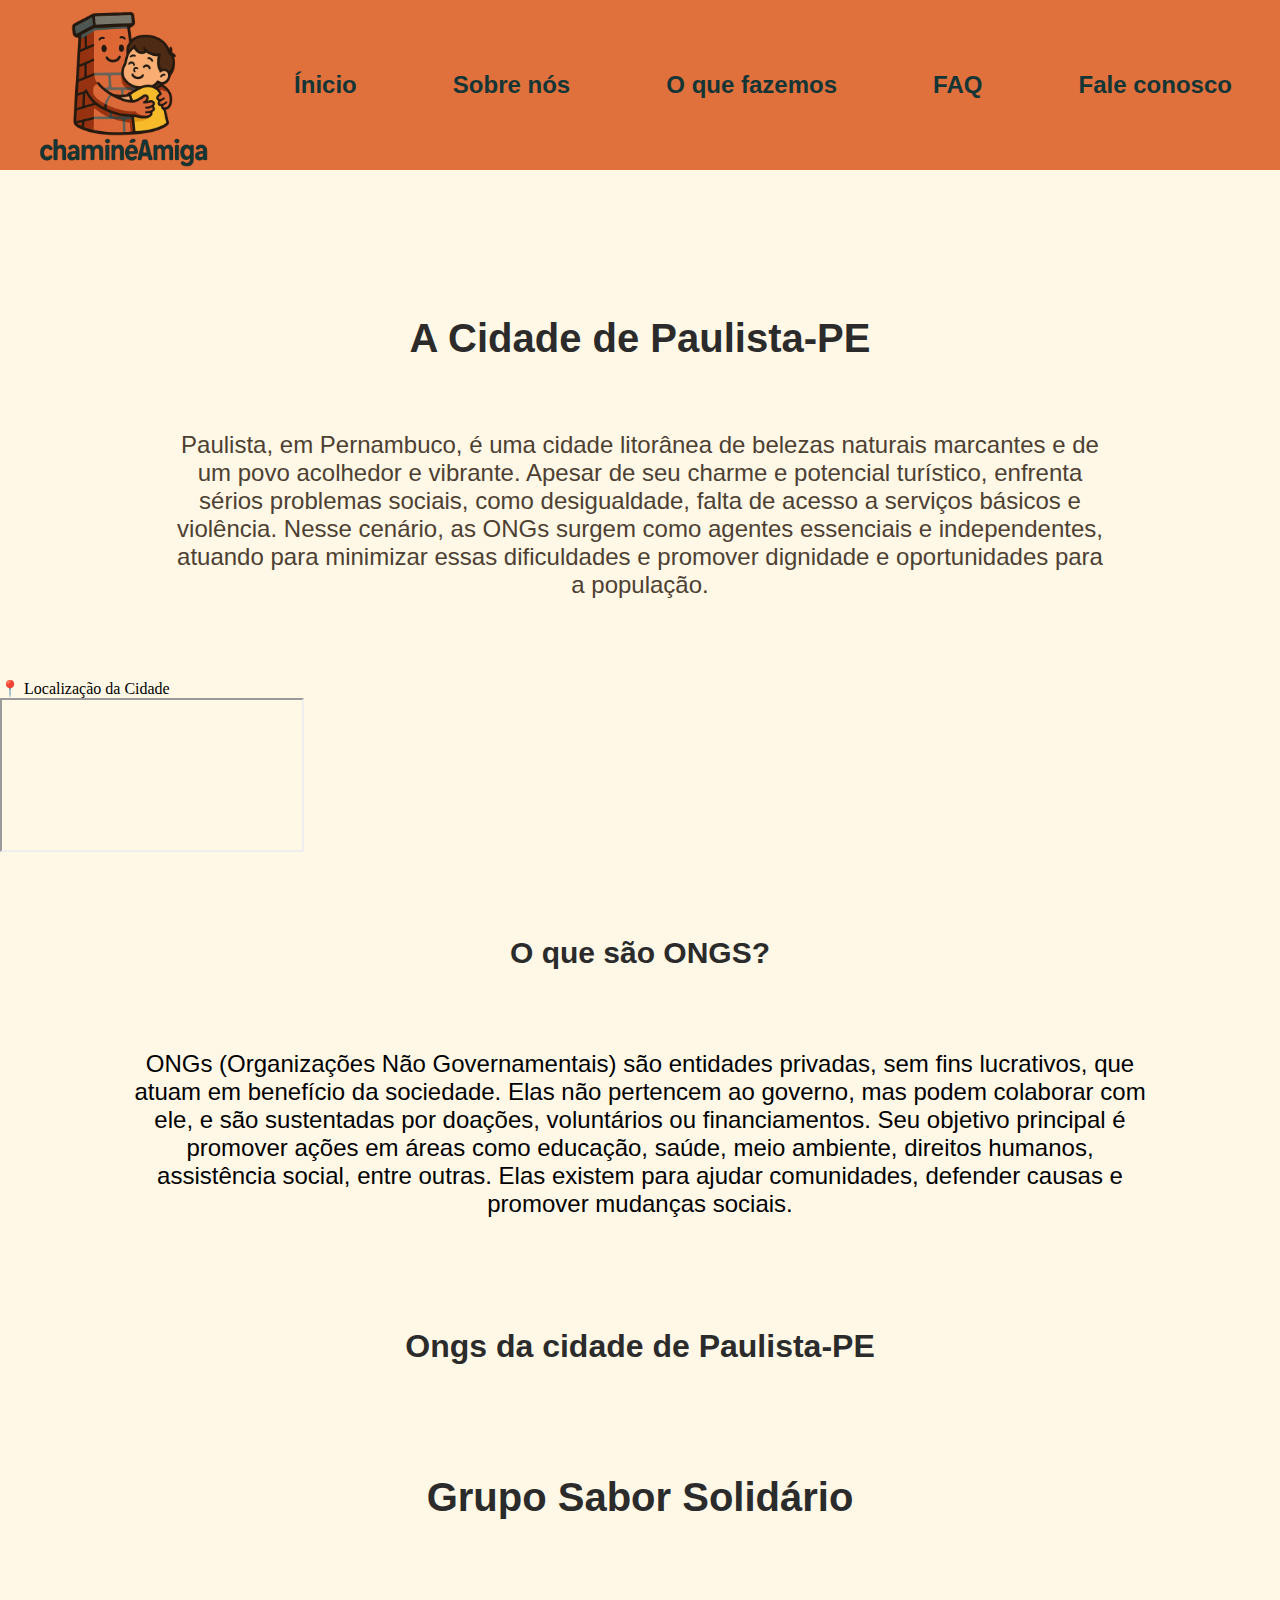
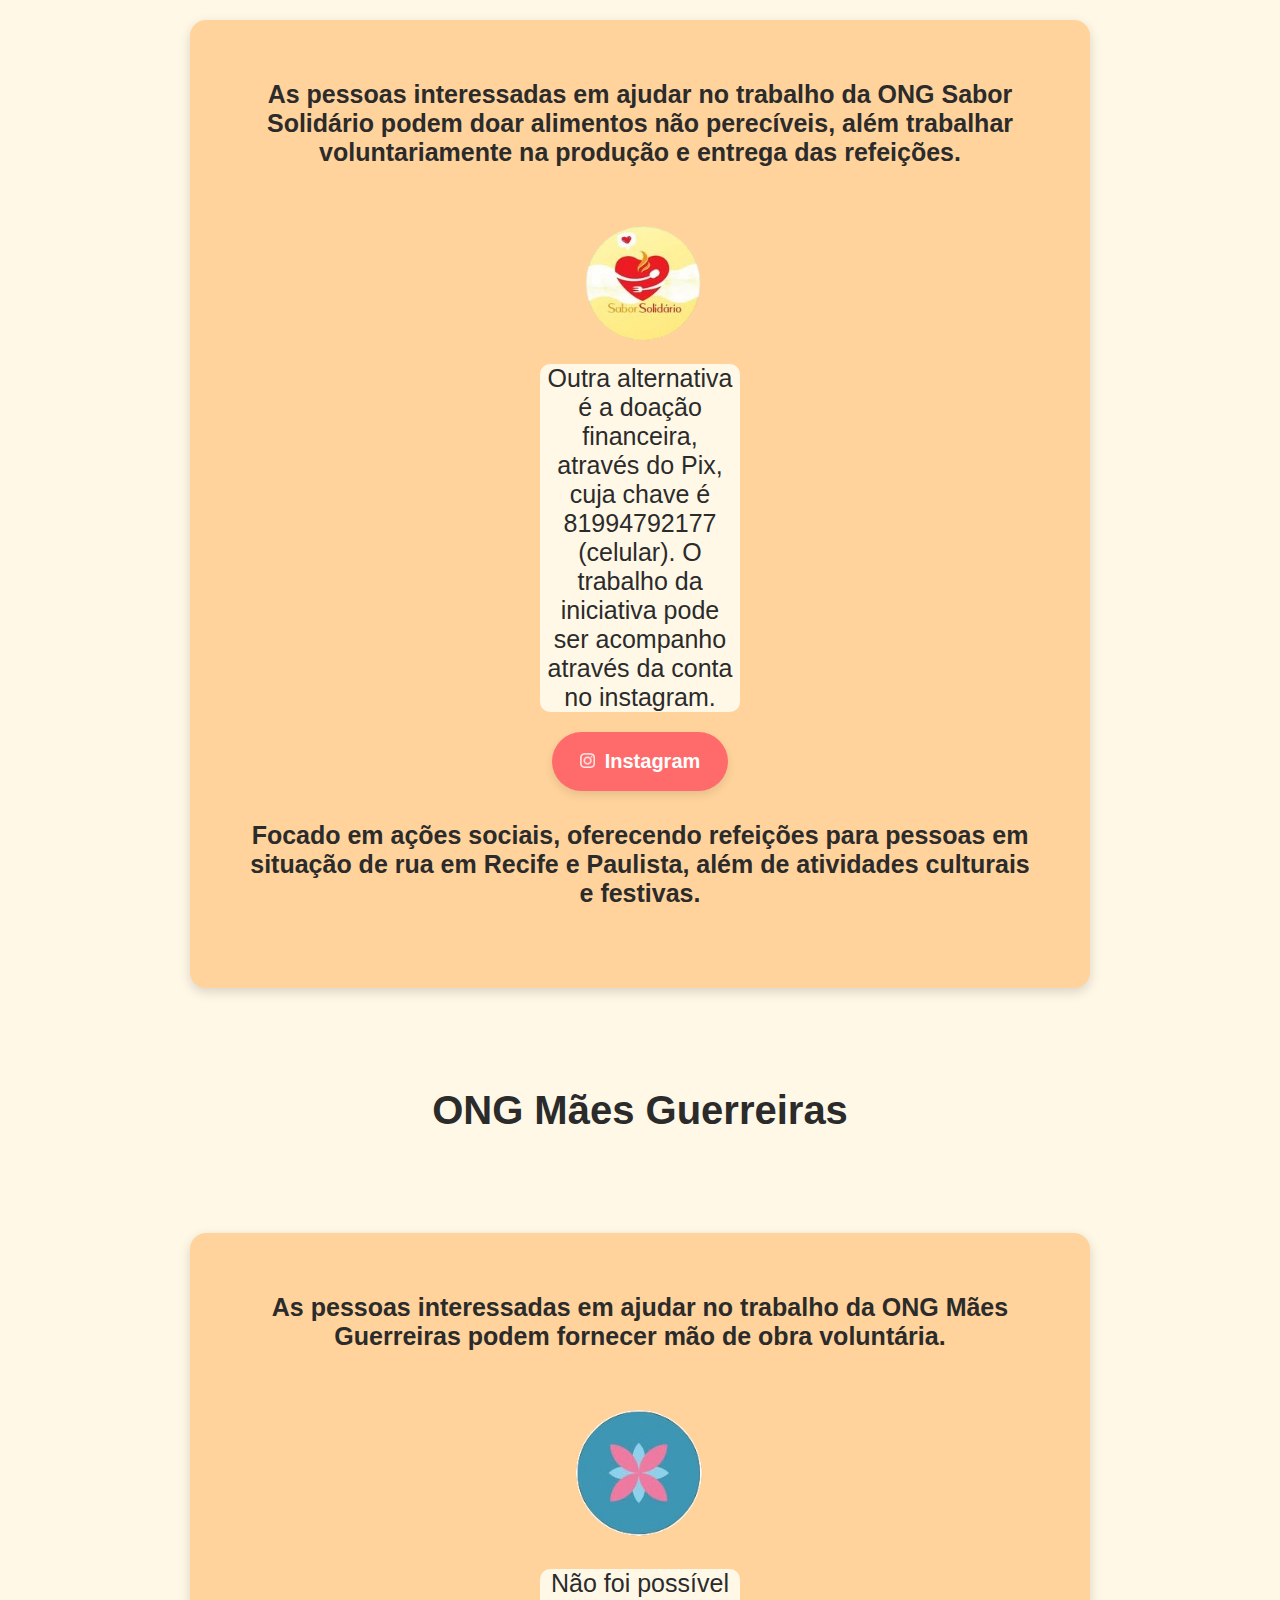
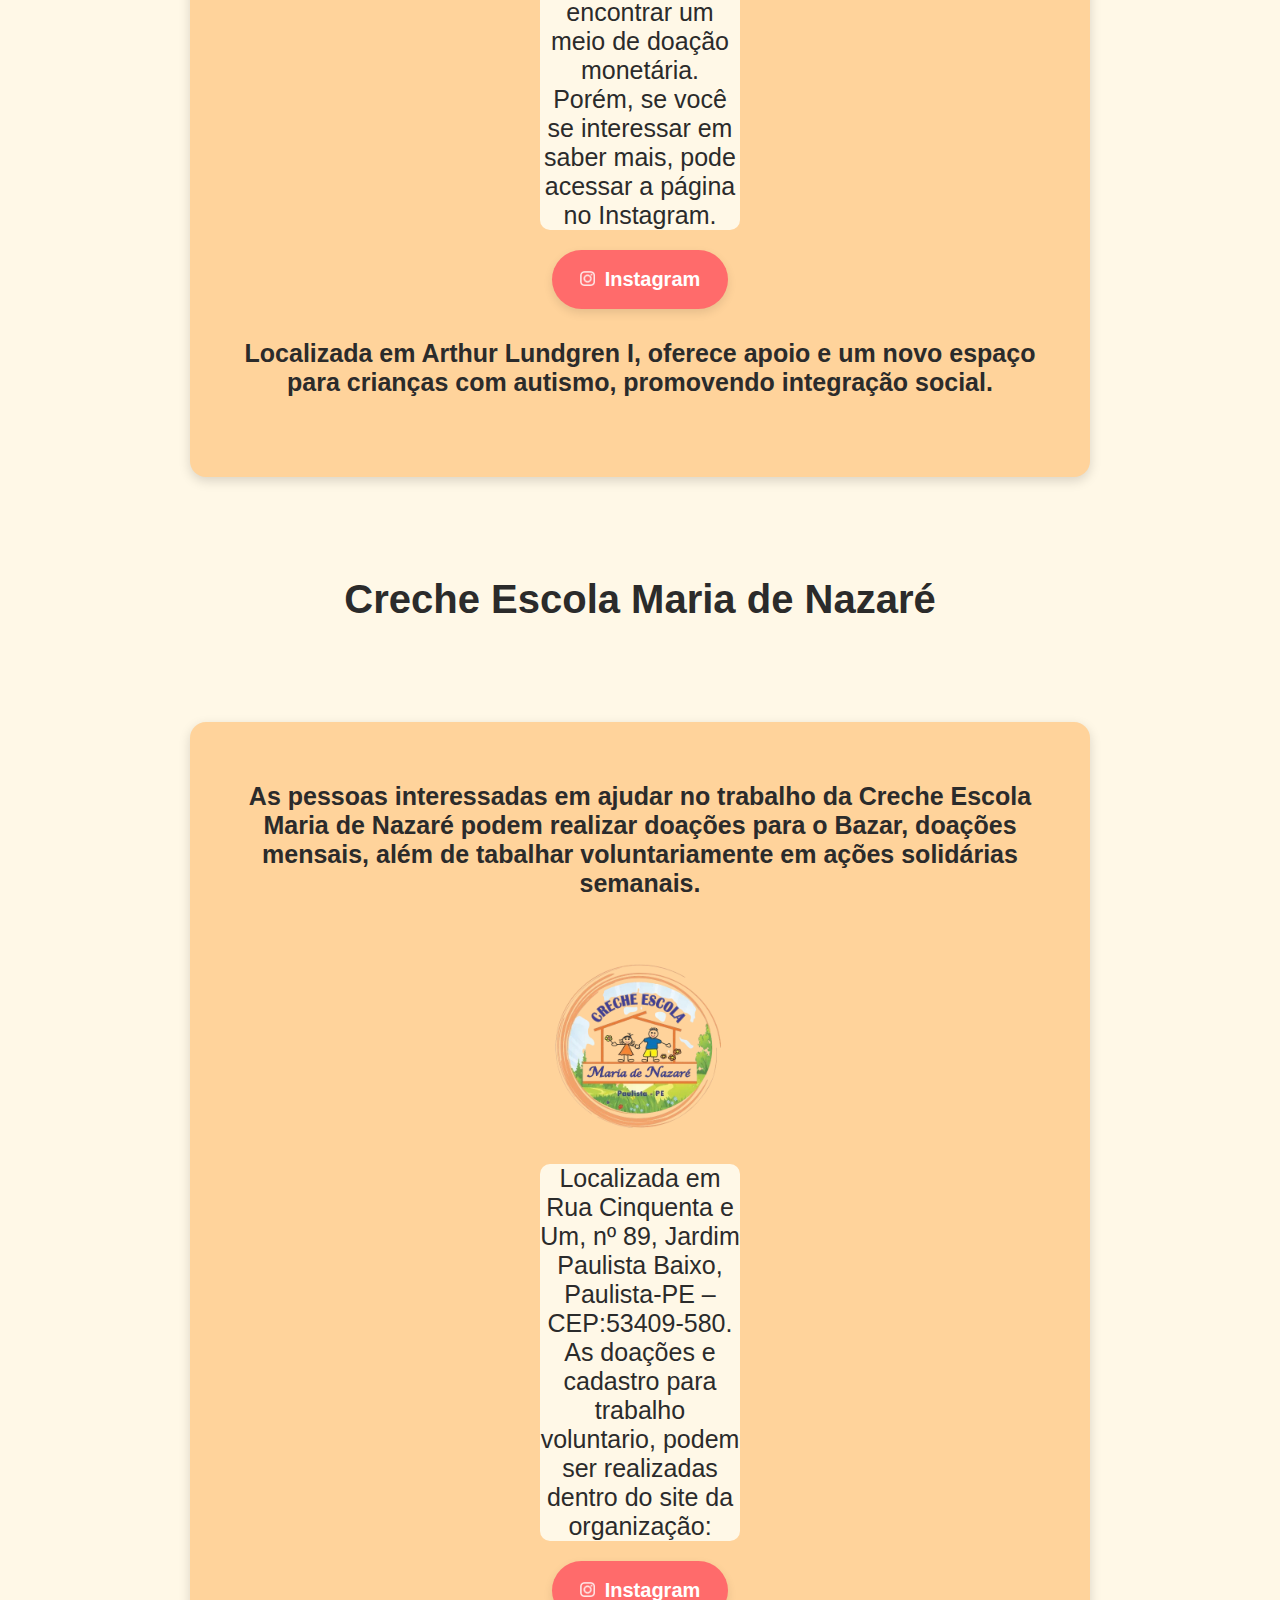
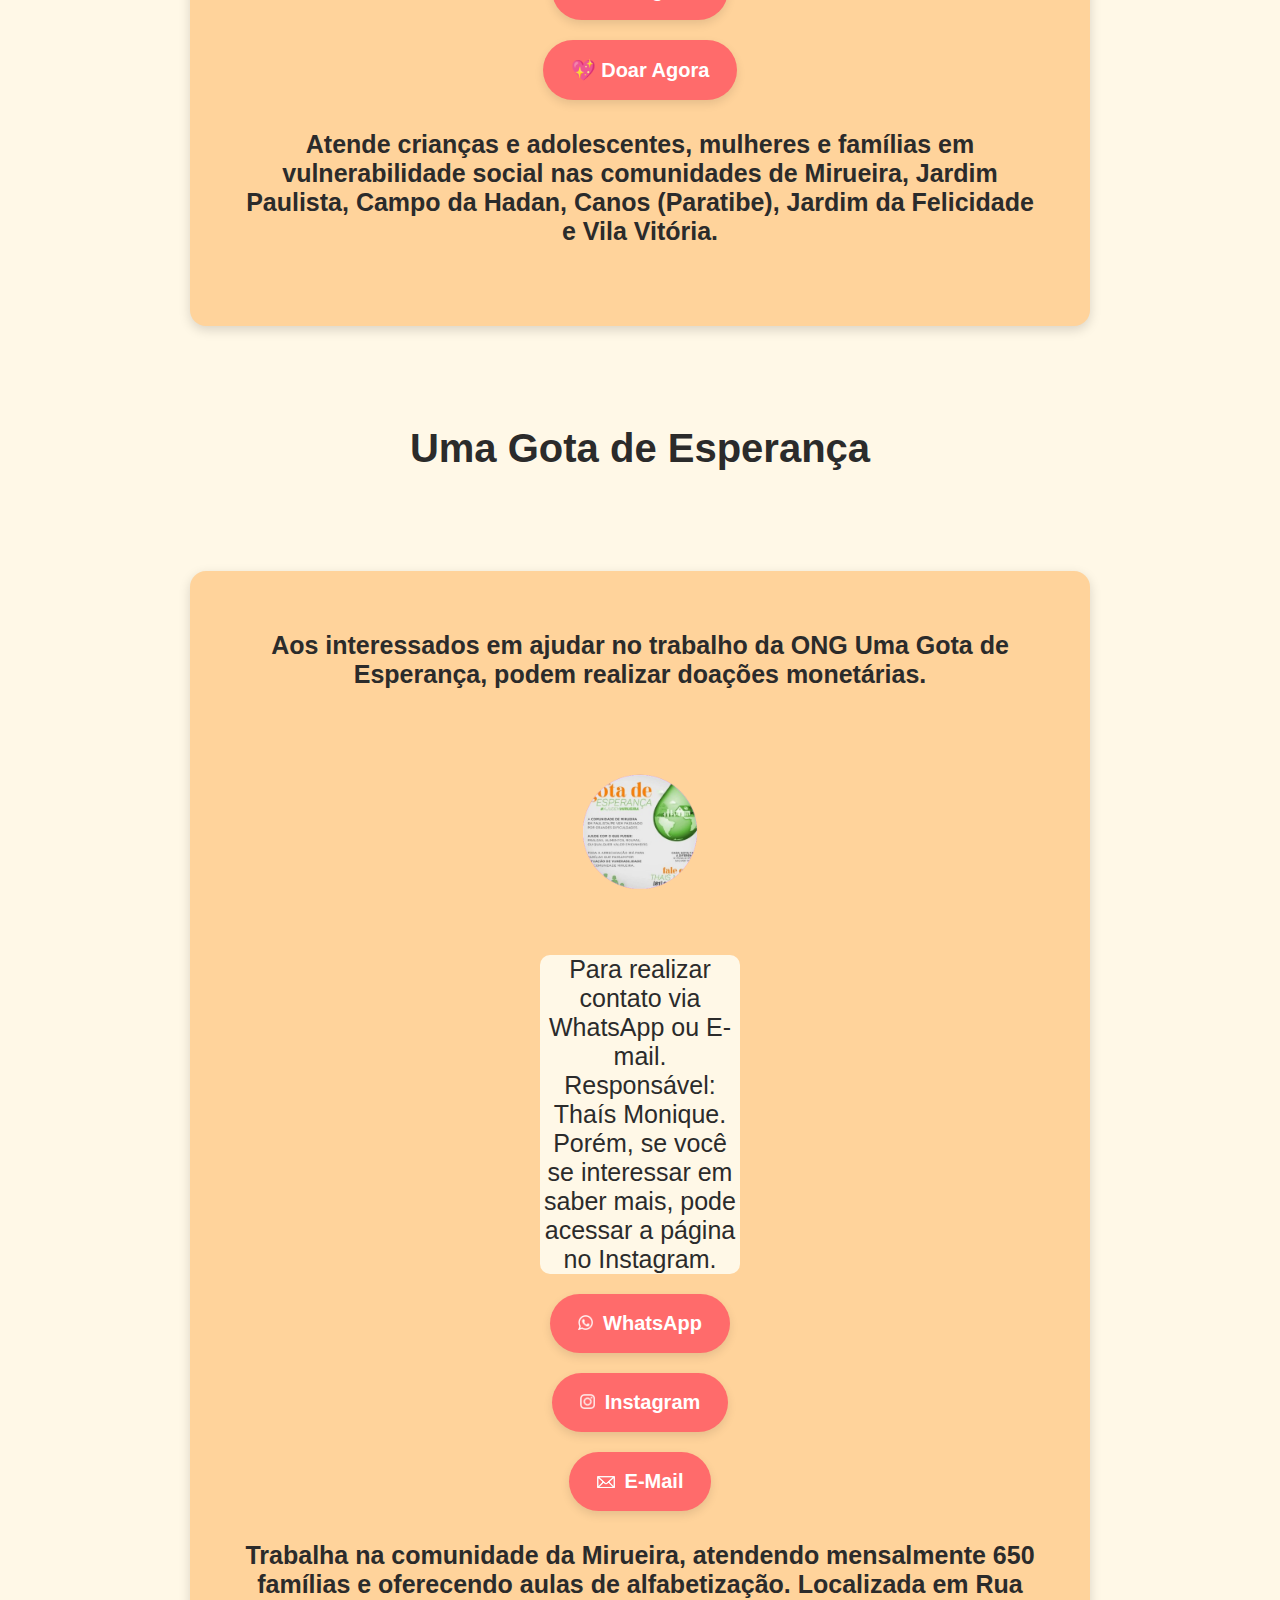
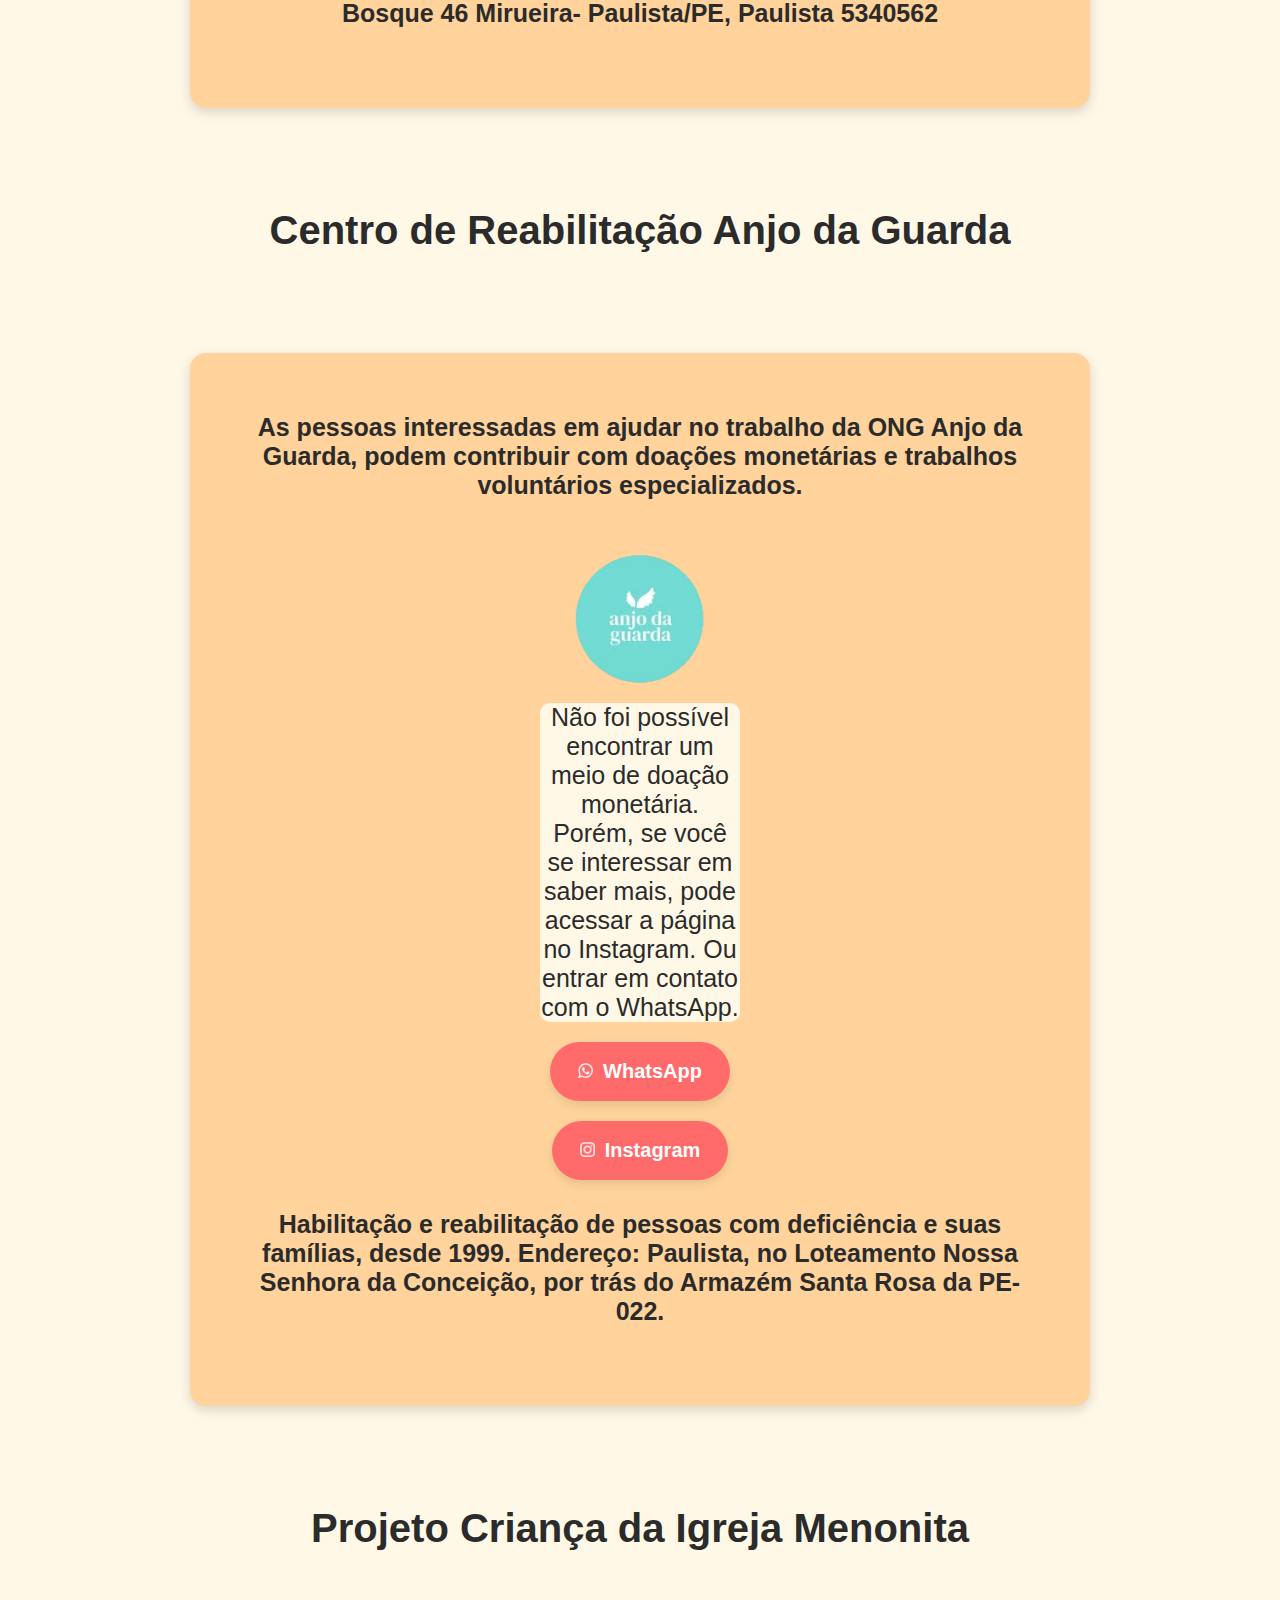
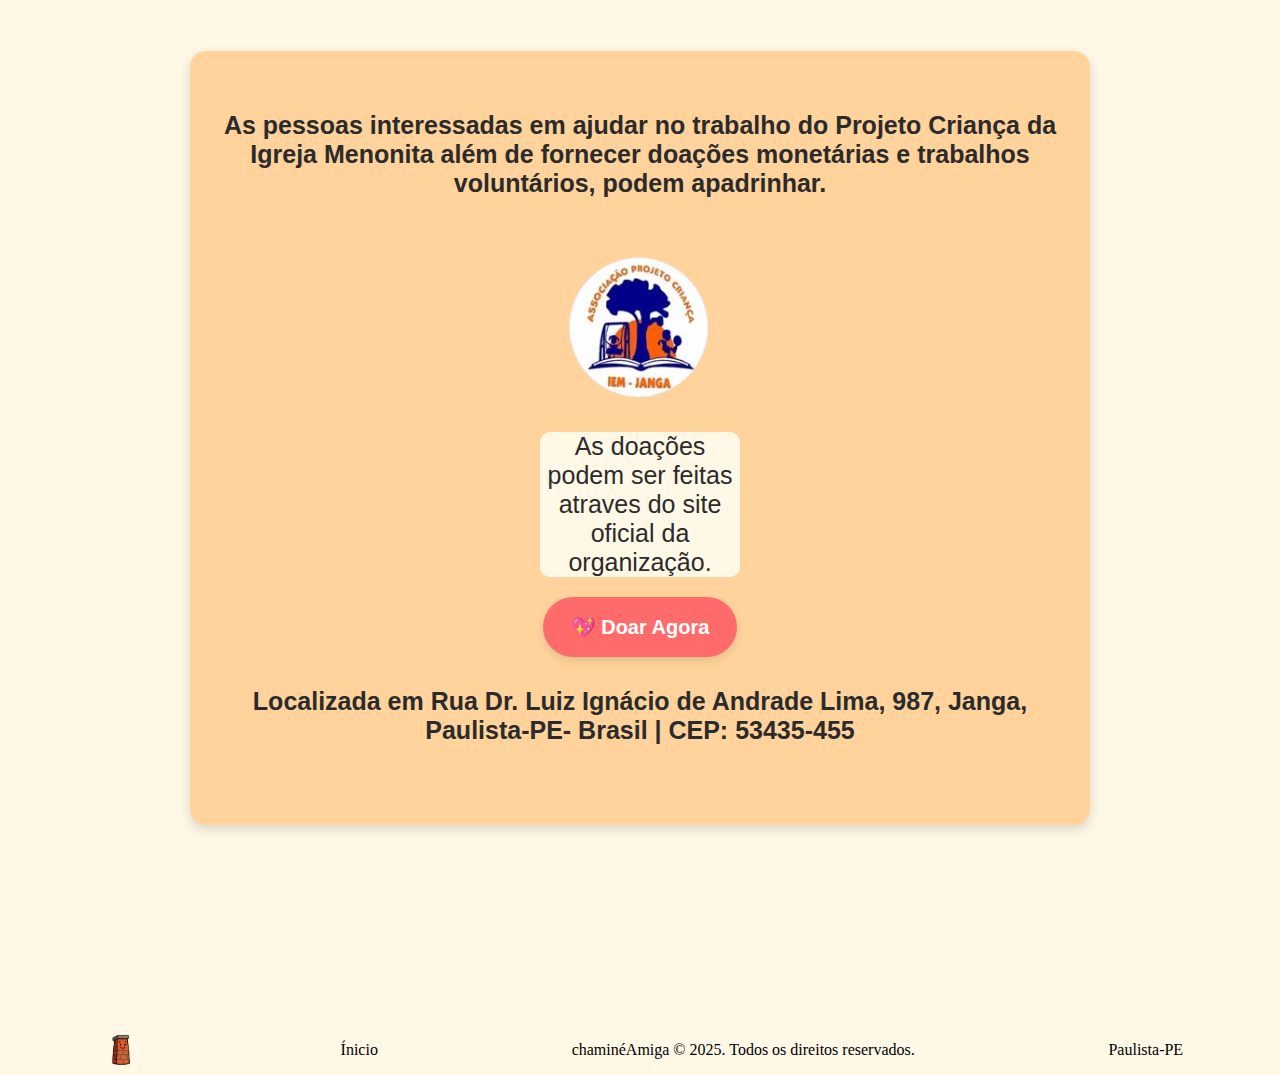
<file: index.html>
<!DOCTYPE html>
<html lang="pt-br">
<head>
  <meta charset="UTF-8">
  <title>chaminéAmiga</title>
  <meta name="viewport" content="width=device-width, initial-scale=1.0">
  <link rel="icon" href="imagens/Logosemfundo.png" type="image/png">
  <style>
    body {
      background-color: #FFF8E7;
    }
  </style>
  <link rel="stylesheet" href="style.css">
</head>

<body>
  <header>
    <nav>
      <ul>
        <li>
          <a href="index.html">
            <img class="logo" src="imagens/Logosemfundo.png" alt="Logotipo da página com uma chaminé abraçando um garoto" width="190">
          </a>
        </li>

        <li>
          <div class="linha-hover">
            <a class="link" href="index.html">
              <h2 class="faq">Ínicio</h2>
            </a>
          </div>
        </li>

        <li>
          <div class="linha-hover">
            <a class="link" href="sobre.html">
              <h2 class="faq">Sobre nós</h2>
            </a>
          </div>
        </li>

        <li>
          <div class="linha-hover">
            <a class="link" href="fazemos.html">
              <h2 class="faq">O que fazemos</h2>
            </a>
          </div>
        </li>

        <li>
          <div class="linha-hover">
            <a class="link" href="f-a-q.html">
              <h2 class="faq">FAQ</h2>
            </a>
          </div>
        </li>

        <li>
          <div class="linha-hover">
            <a class="link" href="contato.html">
              <h2 class="faq">Fale conosco</h2>
            </a>
          </div>
        </li>
      </ul>
    </nav>
  </header>

  <div class="container-texto">
    <h2 class="titulo">A Cidade de Paulista-PE</h2>
    <p class="fontetexto">
      Paulista, em Pernambuco, é uma cidade litorânea de belezas naturais marcantes e de um povo acolhedor e vibrante.
      Apesar de seu charme e potencial turístico, enfrenta sérios problemas sociais, como desigualdade, falta de acesso a serviços básicos e violência.
      Nesse cenário, as ONGs surgem como agentes essenciais e independentes, atuando para minimizar essas dificuldades e promover dignidade e oportunidades para a população.
    </p>
  </div>

  <div class="map-card">
    <div class="map-header">📍 Localização da Cidade</div>
    <div class="map-container">
      <iframe 
        src="https://www.google.com/maps/embed?pb=!1m18!1m12!1m3!1d3656.123456789!2d-46.6333096850212!3d-23.55051998468985!2m3!1f0!2f0!3f0!3m2!1i1024!2i768!4f13.1!3m3!1m2!1s0x94ce59b8f6a6!2sPaulista%20-%20PE!5e0!3m2!1spt-BR!2sbr!4v1694567890123!5m2!1spt-BR!2sbr" 
        allowfullscreen="" 
        loading="lazy" 
        referrerpolicy="no-referrer-when-downgrade">
      </iframe>
    </div>
  </div>

  <div>
    <h2 class="ongsfaq">O que são ONGS?</h2>
    <p class="fontetexto">
      ONGs (Organizações Não Governamentais) são entidades privadas, sem fins lucrativos, que atuam em benefício da sociedade.
      Elas não pertencem ao governo, mas podem colaborar com ele, e são sustentadas por doações, voluntários ou financiamentos.
      Seu objetivo principal é promover ações em áreas como educação, saúde, meio ambiente, direitos humanos, assistência social, entre outras.
      Elas existem para ajudar comunidades, defender causas e promover mudanças sociais.
    </p>
  </div>

  <div>
    <h1 class="ongspaulista">Ongs da cidade de Paulista-PE</h1>
  </div>

  <!-- ONG Grupo Sabor Solidário -->
  <div>
    <h2 class="titulo1">Grupo Sabor Solidário</h2>
    <div class="ong-card">
      <h3 class="texto2">
        As pessoas interessadas em ajudar no trabalho da ONG Sabor Solidário podem doar alimentos não perecíveis, além trabalhar voluntariamente na produção e entrega das refeições.
      </h3>
      <div class="icone">
        <a href="https://www.instagram.com/sabor_solidario/">
          <img class="efeito" src="imagens/ongsemfundo1.png" alt="logo da ong sabor solidario" width="200px">
        </a>
        <p class="texto3">
          Outra alternativa é a doação financeira, através do Pix, cuja chave é 81994792177 (celular).
          O trabalho da iniciativa pode ser acompanho através da conta no instagram.
        </p>
        <a class="botao-doar" href="https://www.instagram.com/sabor_solidario/" target="_blank">
          <img class="icone-botao" src="imagens/iconeintagram.png" width="25">Instagram
        </a>
        <h2 class="texto2">
          Focado em ações sociais, oferecendo refeições para pessoas em situação de rua em Recife e Paulista, além de atividades culturais e festivas.
        </h2>
      </div>
    </div>
  </div>

  <!-- ONG Mães Guerreiras -->
  <div>
    <h2 class="titulo1">ONG Mães Guerreiras</h2>
    <div class="ong-card">
      <h3 class="texto2">
        As pessoas interessadas em ajudar no trabalho da ONG Mães Guerreiras podem fornecer mão de obra voluntária.
      </h3>
      <div class="icone">
        <a href="https://www.instagram.com/maesguerreirasdepe/">
          <img class="efeito" src="imagens/ongsemfundo2.png" alt="logo da ong mães guerreiras pe" width="200px">
        </a>
        <p class="texto3">
          Não foi possível encontrar um meio de doação monetária. Porém, se você se interessar em saber mais, pode acessar a página no Instagram.
        </p>
        <a class="botao-doar" href="https://www.instagram.com/maesguerreirasdepe/" target="_blank">
          <img class="icone-botao" src="imagens/iconeintagram.png" width="25">Instagram
        </a>
        <h2 class="texto2">
          Localizada em Arthur Lundgren I, oferece apoio e um novo espaço para crianças com autismo, promovendo integração social.
        </h2>
      </div>
    </div>
  </div>

  <!-- ONG Creche Escola Maria de Nazaré -->
  <div>
    <h2 class="titulo1">Creche Escola Maria de Nazaré</h2>
    <div class="ong-card">
      <h3 class="texto2">
        As pessoas interessadas em ajudar no trabalho da Creche Escola Maria de Nazaré podem realizar doações para o Bazar, doações mensais, além de tabalhar voluntariamente em ações solidárias semanais.
      </h3>
      <div class="icone">
        <a href="https://crechemarianazare.org.br">
          <img class="efeito" src="imagens/ongsemfundo3.png" alt="logo da ong mães guerreiras pe" width="200">
        </a>
        <p class="texto3">
          Localizada em Rua Cinquenta e Um, nº 89, Jardim Paulista Baixo, Paulista-PE – CEP:53409-580.
          As doações e cadastro para trabalho voluntario, podem ser realizadas dentro do site da organização:
        </p>
        <a class="botao-doar" href="https://www.instagram.com/crechemarianazare/" target="_blank">
          <img class="icone-botao" src="imagens/iconeintagram.png" width="25">Instagram
        </a>
        <a href="https://crechemarianazare.org.br/como-doar/" target="_blank" class="botao-doar">💖 Doar Agora</a>
        <h2 class="texto2">
          Atende crianças e adolescentes, mulheres e famílias em vulnerabilidade social nas comunidades de Mirueira, Jardim Paulista, Campo da Hadan, Canos (Paratibe), Jardim da Felicidade e Vila Vitória.
        </h2>
      </div>
    </div>
  </div>

  <!-- ONG Uma Gota de Esperança -->
  <div>
    <h2 class="titulo1">Uma Gota de Esperança</h2>
    <div class="ong-card">
      <h3 class="texto2">
        Aos interessados em ajudar no trabalho da ONG Uma Gota de Esperança, podem realizar doações monetárias.
      </h3>
      <div class="icone">
        <a href="https://www.instagram.com/umagotadeesperanca1/">
          <img class="efeito" src="imagens/ongsemfundo4.png" alt="logo da ong uma gota de esperança" width="200px">
        </a>
        <p class="texto3">
          Para realizar contato via WhatsApp ou E-mail. Responsável: Thaís Monique.
          Porém, se você se interessar em saber mais, pode acessar a página no Instagram.
        </p>
        <a class="botao-doar" href="https://api.whatsapp.com/send?phone=5581985585628&text=Ol%C3%A1,%20acessei%20seu%20Link%20Personalizado%20What%27s%20Link" target="_blank">
          <img class="icone-botao" src="imagens/whatsappicone.png" width="25">WhatsApp
        </a>
        <a class="botao-doar" href="https://www.instagram.com/umagotadeesperanca1/" target="_blank">
          <img class="icone-botao" src="imagens/iconeintagram.png" width="25">Instagram
        </a>
        <a class="botao-doar" href="https://mail.google.com/mail/?view=cm&fs=1&to=Umagtesperanca@gmail.com" target="_blank">
          <img class="icone-botao" src="imagens/emailicone.png" width="28">E-Mail
        </a>
        <h2 class="texto2">
          Trabalha na comunidade da Mirueira, atendendo mensalmente 650 famílias e oferecendo aulas de alfabetização.
          Localizada em Rua Bosque 46 Mirueira- Paulista/PE, Paulista 5340562
        </h2>
      </div>
    </div>
  </div>

  <!-- ONG Anjo da Guarda -->
  <div>
    <h2 class="titulo1">Centro de Reabilitação Anjo da Guarda</h2>
    <div class="ong-card">
      <h3 class="texto2">
        As pessoas interessadas em ajudar no trabalho da ONG Anjo da Guarda, podem contribuir com doações monetárias e trabalhos voluntários especializados.
      </h3>
      <div class="icone">
        <a href="https://www.instagram.com/onganjodaguarda/?hl=en">
          <img class="efeito" src="imagens/ongsemfundo5.png" alt="logo da ong Anjo da Guarda" width="200px">
        </a>
        <p class="texto3">
          Não foi possível encontrar um meio de doação monetária. Porém, se você se interessar em saber mais, pode acessar a página no Instagram.
          Ou entrar em contato com o WhatsApp.
        </p>
        <a class="botao-doar" href="https://api.whatsapp.com/send/?phone=5581986516882&text=Ol%C3%A1%2C+vim+do+Instagram+e...&type=phone_number&app_absent=0" target="_blank">
          <img class="icone-botao" src="imagens/whatsappicone.png" width="25">WhatsApp
        </a>
        <a class="botao-doar" href="https://www.instagram.com/onganjodaguarda/" target="_blank">
          <img class="icone-botao" src="imagens/iconeintagram.png" width="25">Instagram
        </a>
        <h2 class="texto2">
          Habilitação e reabilitação de pessoas com deficiência e suas famílias, desde 1999.
          Endereço: Paulista, no Loteamento Nossa Senhora da Conceição, por trás do Armazém Santa Rosa da PE-022.
        </h2>
      </div>
    </div>
  </div>

  <!-- Projeto Criança da Igreja Menonita -->
  <div>
    <h2 class="titulo1">Projeto Criança da Igreja Menonita</h2>
    <div class="ong-card">
      <h3 class="texto2">
        As pessoas interessadas em ajudar no trabalho do Projeto Criança da Igreja Menonita além de fornecer doações monetárias e trabalhos voluntários, podem apadrinhar.
      </h3>
      <div class="icone">
        <a href="http://www.associacaoprojetocrianca.org/site/index.php">
          <img class="efeito" src="imagens/ongsemfundo6.png" alt="logo da APC Janga" width="200px">
        </a>
        <p class="texto3">
          As doações podem ser feitas atraves do site oficial da organização.
        </p>
        <a href="http://www.associacaoprojetocrianca.org/site/index.php/doacoes" target="_blank" class="botao-doar">
          💖 Doar Agora
        </a>
        <h2 class="texto2">
          Localizada em Rua Dr. Luiz Ignácio de Andrade Lima, 987, Janga, Paulista-PE- Brasil | CEP: 53435-455
        </h2>
      </div>
    </div>
  </div>

  <footer class="footer">
    <div class="footer-container">
      <img class="footer-logo" src="imagens/chaminezinha.png" width="50">
      <a class="link1" href="#">Ínicio</a>
      <p>chaminéAmiga © 2025. Todos os direitos reservados.</p>
      <p>Paulista-PE</p>
    </div>
  </footer>
</body>
</html>
</file>
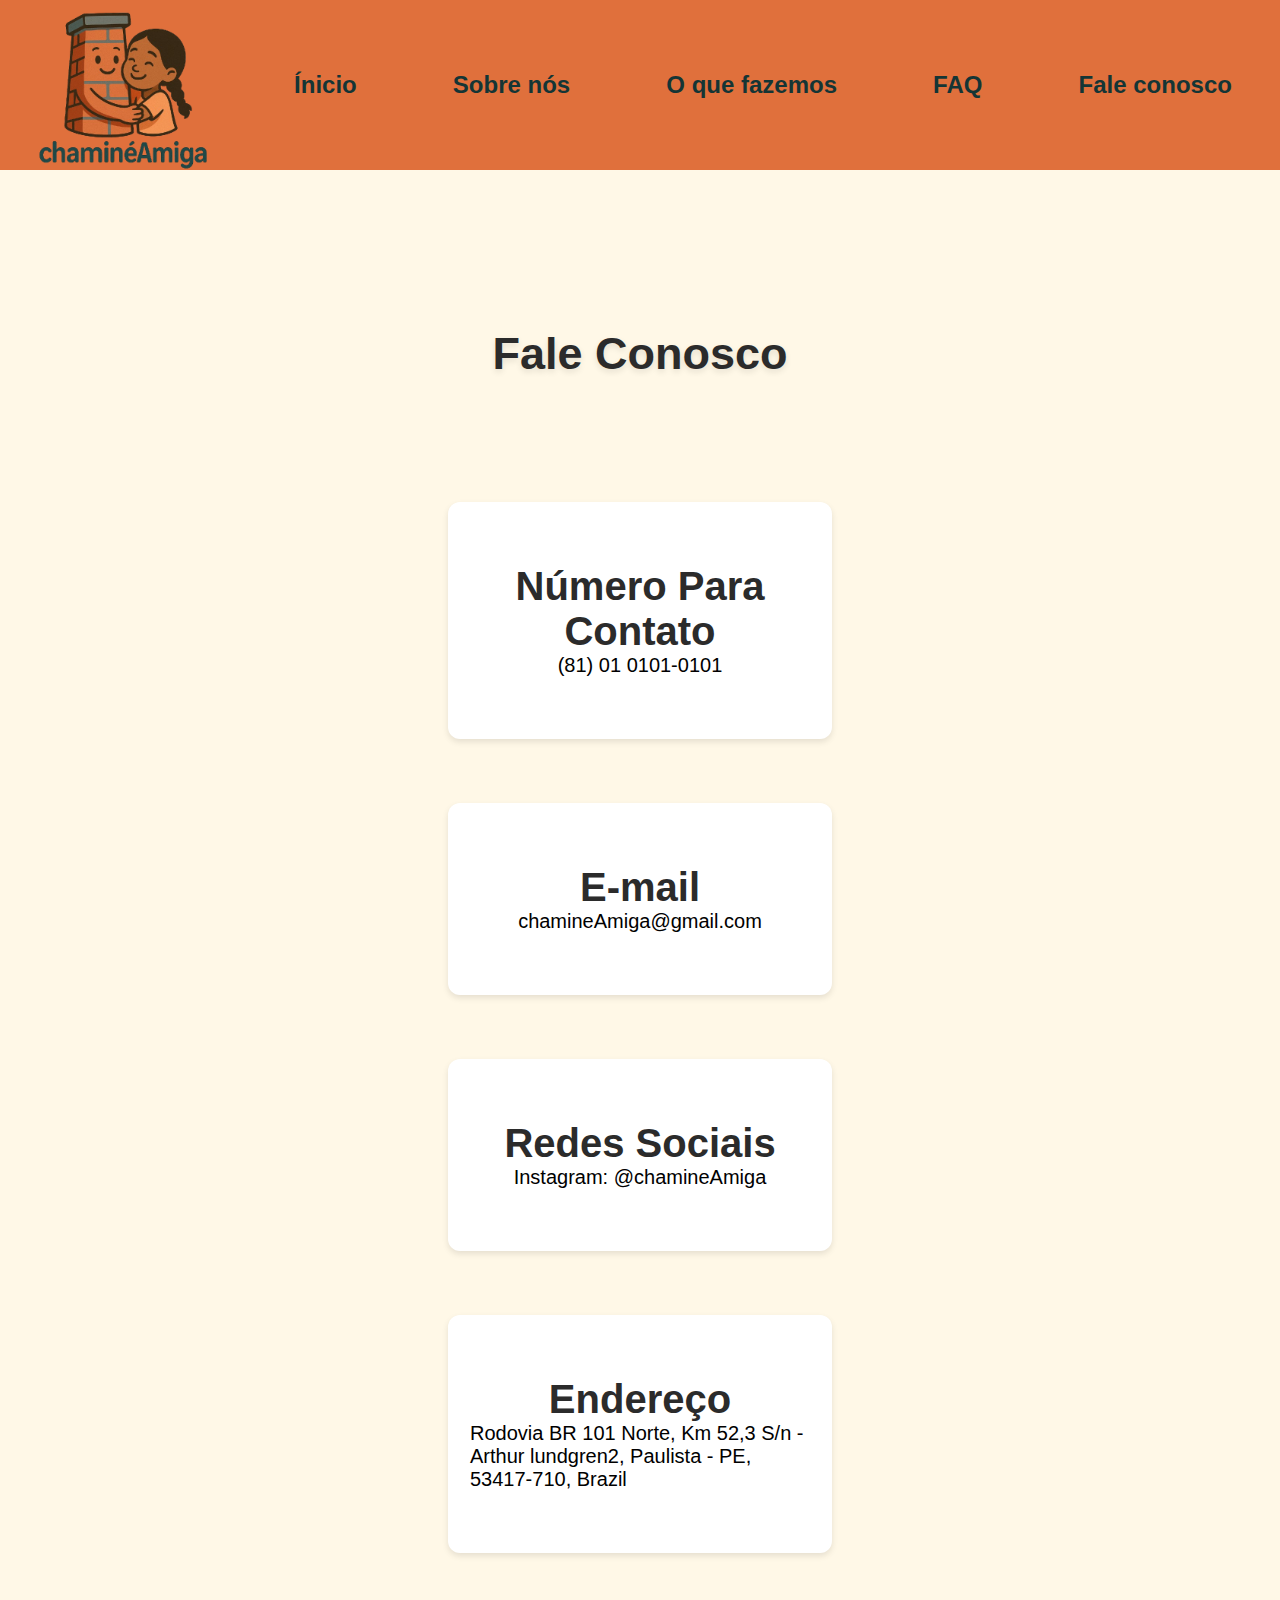
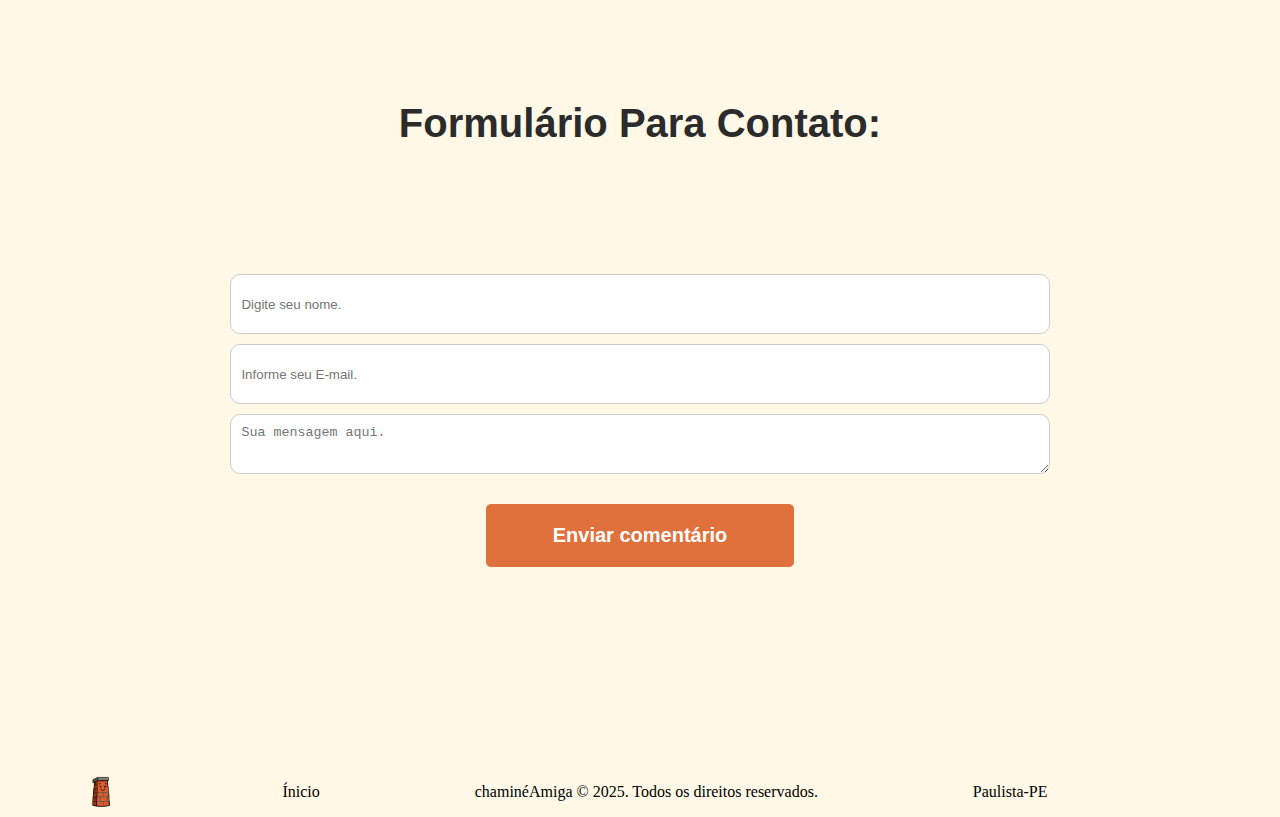
<file: contato.html>
<!DOCTYPE html>
<html lang="pt-br">
<head>
<meta charset="UTF-8">
<title>Fale Conosco</title>
<link rel="icon" href="imagens/Logosemfundo.png" type="image/png">
<link rel="stylesheet"  href="style.css">



</head>

<body>

    <header>
 <nav> 
 <ul>
  <li>
    <a href="index.html">
      <img class="logo" src="imagens/Logomeninasemfundo.png" alt="Logotipo da página com uma chaminé abraçando um garoto" width="190">
    </a>
  </li>

  <li>
    <div class="linha-hover">
     <a class="link" href="index.html"> 
       <h2 class="faq">Ínicio</h2>
     </a>
    </div>
  </li>

  <li>
    <div class="linha-hover">
      <a class="link" href="sobre.html">
        <h2 class="faq">Sobre nós</h2>
      </a>
    </div>
  </li>

  <li>
    <div class="linha-hover">
      <a class="link" href="fazemos.html">
        <h2 class="faq">O que fazemos</h2>
      </a>
    </div>
  </li>

    <li>
    <div class="linha-hover">
      <a class="link" href="f-a-q.html">
        <h2 class="faq">FAQ</h2>
      </a>
    </div>
  </li>

  <li>
    <div class="linha-hover">
      <a class="link" href="contato.html">
        <h2 class="faq">Fale conosco</h2>
      </a>
    </div>
  </li>
</ul>

</nav> 
</header>

<h1 class="faleconosco"> Fale Conosco</h1>


<div class="card-contato"> 
   <h1 class="fale">Número Para Contato</h1>
   <p class="contato">  (81) 01 0101-0101 </p>
</div>

<div class="barra"></div>

<div class="card-contato">
 <h1 class="fale">E-mail </h1>
 <p class="contato">chamineAmiga@gmail.com </p>
</div>

<div class="barra"></div>

<div class="card-contato">
 <h1 class="fale">Redes Sociais </h1>
 <p class="contato">Instagram: @chamineAmiga  </p>
</div>

<div class="barra"></div>

<div class="card-contato">
 <h1 class="fale">Endereço </h1>
 <p class="contato">Rodovia BR 101 Norte, Km 52,3 S/n - Arthur lundgren2, Paulista - PE, 53417-710, Brazil  </p>
</div>


<h3 class="titulo">Formulário Para Contato:</h3> 


<form class="formulario-contato" id="formulario" onsubmit="carregarConteudo(this); return false;">
  <input type="text" placeholder="Digite seu nome." required>
  <input type="email" placeholder="Informe seu E-mail." required>
  <textarea placeholder="Sua mensagem aqui." required></textarea>

  <button class="botao" type="submit">
    <span class="spinner-border spinner-border-sm d-none" role="status" aria-hidden="true"></span>
    <span class="botao-texto">Enviar comentário</span>
  </button>
</form>

<script>
function carregarConteudo(form) {
  const botao = form.querySelector("button");
  const spinner = botao.querySelector(".spinner-border");
  const texto = botao.querySelector(".botao-texto");

  
  spinner.classList.remove("d-none");
  texto.textContent = "Enviando...";
  botao.disabled = true;


  setTimeout(() => {
    spinner.classList.add("d-none");
    texto.textContent = "Enviar comentário";
    botao.disabled = false;

    alert("Comentário enviado com sucesso!");
    form.reset(); 
  }, 2000);
}
</script>

<footer class="footer">
  <div class="footer-container">
    
      <img class="footer-logo" src="imagens/chaminezinha.png" width="50">
         <a class="link1" href="#">Ínicio</a>      
      <p>chaminéAmiga © 2025. Todos os direitos reservados.</p>
      <p>Paulista-PE</p>  
    <div>

</footer>
</body>

</html>
</file>
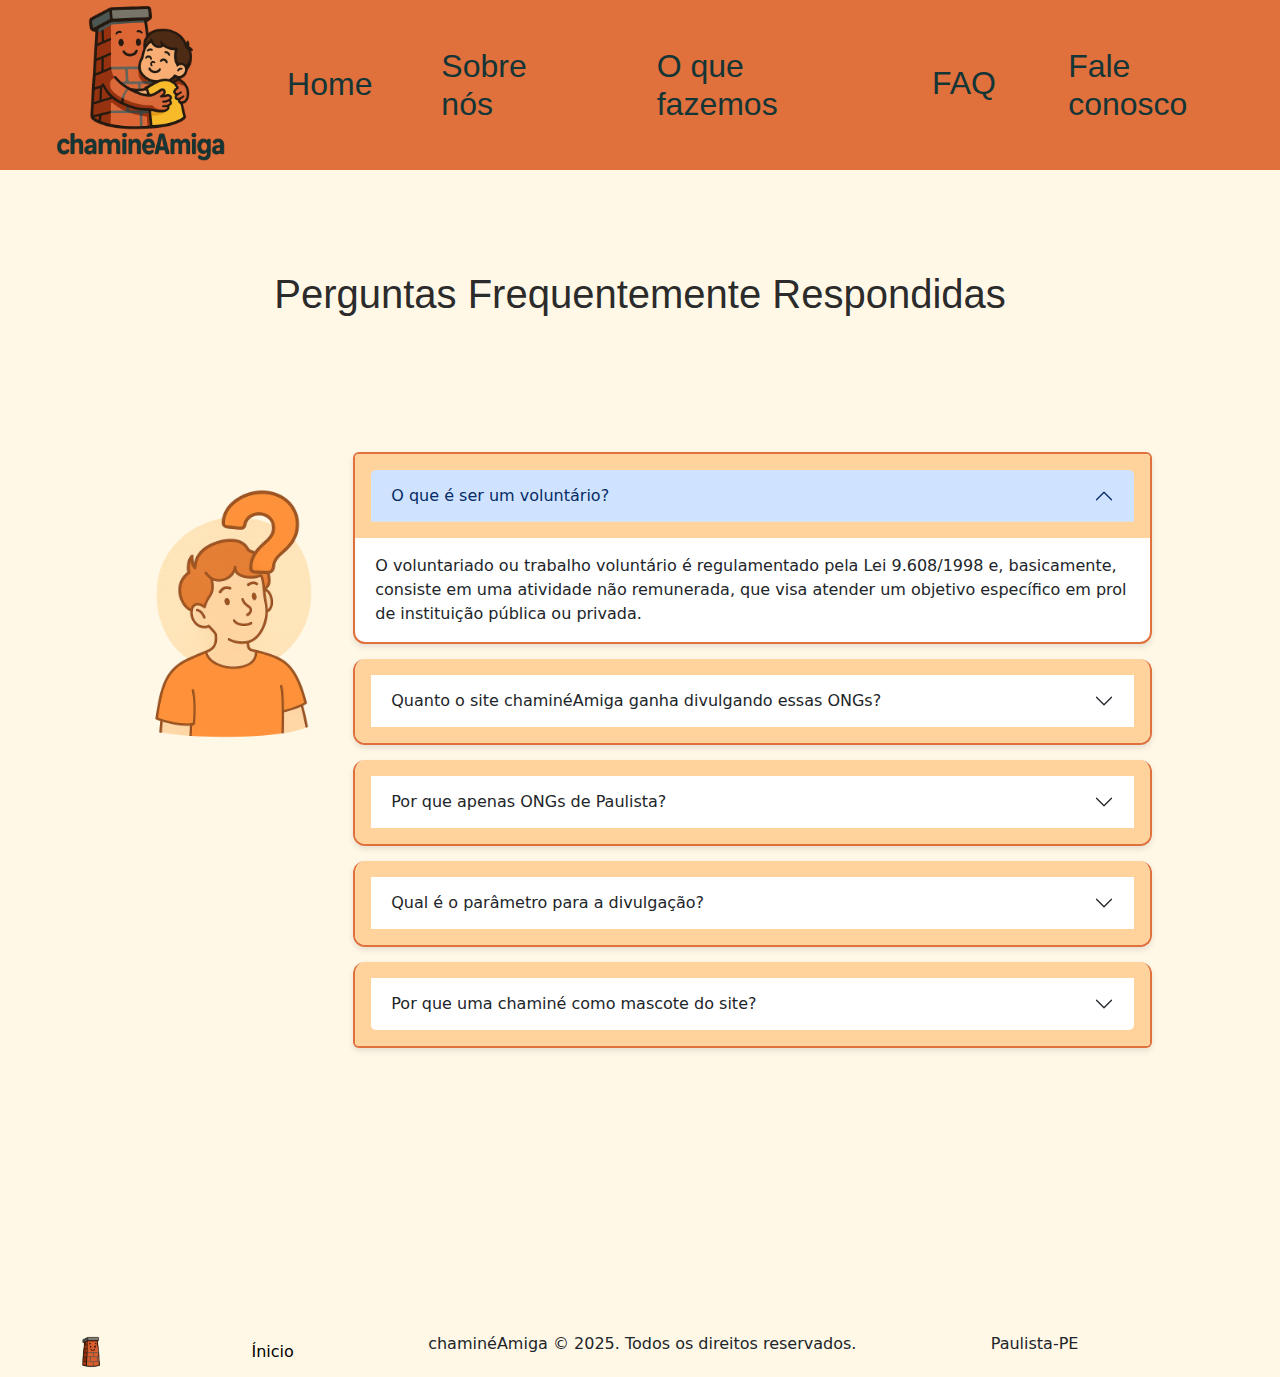
<file: f-a-q.html>
<!DOCTYPE html>
<html lang="pt-br">
<head>        
<meta charset="UTF-8">
<title> Perguntas Frenquentimente Respondidas</title>

  <link href="https://cdn.jsdelivr.net/npm/bootstrap@5.3.3/dist/css/bootstrap.min.css" rel="stylesheet">


<link rel="stylesheet"  href="style.css">

</head>


<body>

<!--TENTEI FAZER COM QUE O BOOTSTRAP N ENTRASSE EM CONFLITO COM O CSS-->  
    <header>
 <nav class="anti-bug"> 
 <ul>
  <li>
    <a href="index.html">
      <img src="imagens/Logosemfundo.png" alt="Logotipo da página com uma chaminé abraçando um garoto" width="190">
    </a>
  </li>

  <li>
    <div class="barra">
     <a class="link" href="index.html"> 
       <h2 class="faq">Home</h2>
     </a>
    </div>
  </li>

  <li>
    <div class="barra">
      <a class="link" href="sobre.html">
        <h2 class="faq">Sobre nós</h2>
      </a>
    </div>
  </li>

  <li>
    <div class="barra">
      <a class="link" href="fazemos.html">
        <h2 class="faq">O que fazemos</h2>
      </a>
    </div>
  </li>

    <li>
    <div class="barra">
      <a class="link" href="f-a-q.html">
        <h2 class="faq">FAQ</h2>
      </a>
    </div>
  </li>

  <li>
    <div class="barra">
      <a class="link" href="contato.html">
        <h2 class="faq">Fale conosco</h2>
      </a>
    </div>
  </li>
</ul>
</nav> 
</header>


<h1 class="titulo1" > Perguntas Frequentemente Respondidas </h1>




<script 
  src="https://cdn.jsdelivr.net/npm/bootstrap@5.3.3/dist/js/bootstrap.bundle.min.js" >
</script>


<div class="container-faq">

  <img class="personafaq" src="imagens/faqpersonagem.png">

<div class="accordion" id="accordionPerguntas">
  <div class="accordion-item">
    <h2 class="accordion-header" id="headingOne">
      <button class="accordion-button" type="button" data-bs-toggle="collapse" data-bs-target="#collapseOne" aria-expanded="true" aria-controls="collapseOne">
        O que é ser um voluntário?
      </button>
    </h2>
    <div id="collapseOne" class="accordion-collapse collapse show" aria-labelledby="headingOne" data-bs-parent="#accordionPerguntas">
      <div class="accordion-body">
        O voluntariado ou trabalho voluntário é regulamentado pela Lei 9.608/1998 e, basicamente, consiste em uma atividade não remunerada, que visa atender um objetivo específico em prol de instituição pública ou privada.
      </div>
    </div>
  </div>

  <div class="accordion-item">
    <h2 class="accordion-header" id="headingTwo">
      <button class="accordion-button collapsed" type="button" data-bs-toggle="collapse" data-bs-target="#collapseTwo" aria-expanded="false" aria-controls="collapseTwo">
        Quanto o site chaminéAmiga ganha divulgando essas ONGs?
      </button>
    </h2>
    <div id="collapseTwo" class="accordion-collapse collapse" aria-labelledby="headingTwo" data-bs-parent="#accordionPerguntas">
      <div class="accordion-body">
        Não ganhamos nenhum valor monetário com a divulgação das organizações. Apenas, queremos contribuir com a iniciativa, expondo-as para mais pessoas. Reunindo informações e facilitando a conexão  entre doadores e projetos.
      </div>
    </div>
  </div>

  <div class="accordion-item">
    <h2 class="accordion-header" id="headingThree">
      <button class="accordion-button collapsed" type="button" data-bs-toggle="collapse" data-bs-target="#collapseThree" aria-expanded="false" aria-controls="collapseThree">
        Por que apenas ONGs de Paulista?
      </button>
    </h2>
    <div id="collapseThree" class="accordion-collapse collapse" aria-labelledby="headingThree" data-bs-parent="#accordionPerguntas">
      <div class="accordion-body">
        Nós, notamos que, Paulista está atrás de Recife e Olinda em tecnologia para comunicação com moradores. Enquanto isso, Recife e Olinda investem em soluções digitais, a cidade de Paulista enfrenta limites orçamentários e estruturais que dificultam a modernização.

      </div>
    </div>
  </div>

  <div class="accordion-item">
    <h2 class="accordion-header" id="headingFour">
      <button class="accordion-button collapsed" type="button" data-bs-toggle="collapse" data-bs-target="#collapseFour" aria-expanded="false" aria-controls="collapseFour">
        Qual é o parâmetro para a divulgação?
      </button>
    </h2>
    <div id="collapseFour" class="accordion-collapse collapse" aria-labelledby="headingFour" data-bs-parent="#accordionPerguntas">
      <div class="accordion-body">
        Divulgamos as ONGs com base nas informações disponíveis em seus perfis públicos nas redes sociais. Não mantemos vínculo formal com nenhuma das organizações apresentadas em nosso site.
      </div>
    </div>
  </div>

  <div class="accordion-item">
    <h2 class="accordion-header" id="headingFive">
      <button class="accordion-button collapsed" type="button" data-bs-toggle="collapse" data-bs-target="#collapseFive" aria-expanded="false" aria-controls="collapseFive">
        Por que uma chaminé como mascote do site?
      </button>
    </h2>
    <div id="collapseFive" class="accordion-collapse collapse" aria-labelledby="headingFive" data-bs-parent="#accordionPerguntas">
      <div class="accordion-body">
       As chaminés, marcadas no imaginário popular pela poluição, ganham novo sentido ao serem ressignificadas como símbolos da memória industrial e do desenvolvimento histórico de Paulista.
      </div>
    </div>
  </div>
</div>
</div>

<footer class="footer">
  <div class="footer-container">
    
      <img class="footer-logo" src="imagens/chaminezinha.png" width="50">
         <a class="link1" href="#">Ínicio</a>      
      <p>chaminéAmiga © 2025. Todos os direitos reservados.</p>
      <p>Paulista-PE</p>  
    <div>

</footer>


</body>


</html>
</file>
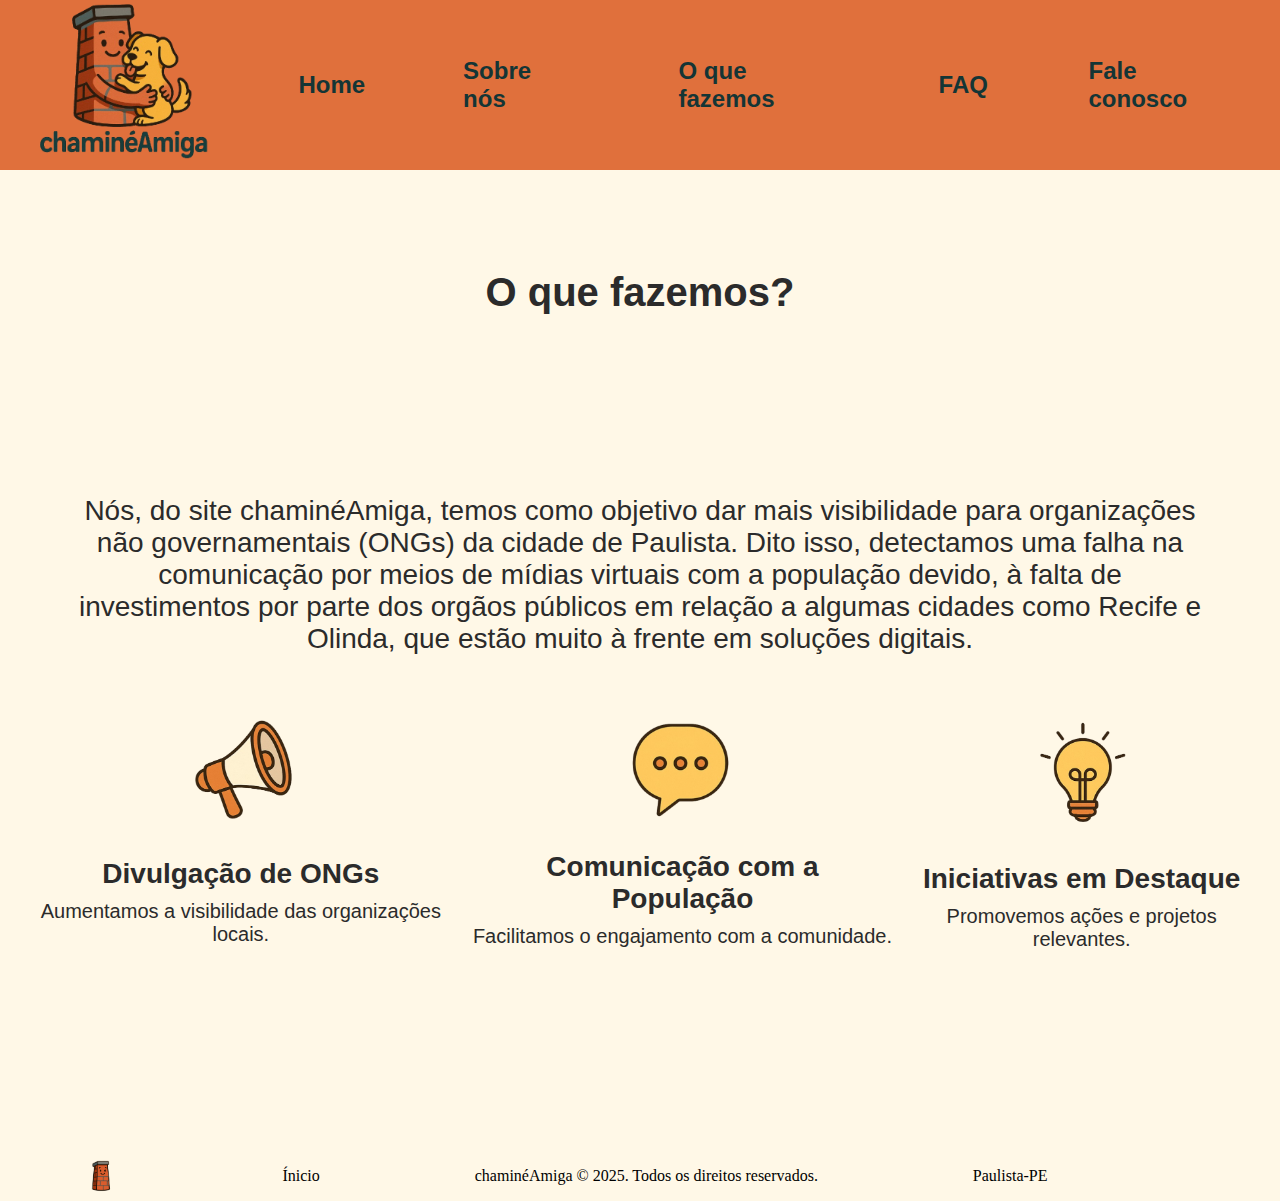
<file: fazemos.html>
<!DOCTYPE html>
<html lang="pt-br">
<head>
    <meta charset="UTF-8">
    <title>chaminéAmiga</title>
    <style>
        body {
            background-color:#FFF8E7;
        }
      
    </style>
    <link rel="stylesheet" href="style.css"> 
</head>

<body>
    
    <header>
 <nav> 
 <ul>
  <li>
    <a href="index.html">
      <img src="imagens/Logopetsemfundo.png" alt="Logotipo da página com uma chaminé abraçando um garoto" width="190">
    </a>
  </li>

  <li>
    <div class="barra">
     <a class="link" href="index.html"> 
       <h2 class="faq">Home</h2>
     </a>
    </div>
  </li>

  <li>
    <div class="barra">
      <a class="link" href="sobre.html">
        <h2 class="faq">Sobre nós</h2>
      </a>
    </div>
  </li>

  <li>
    <div class="barra">
      <a class="link" href="fazemos.html">
        <h2 class="faq">O que fazemos</h2>
      </a>
    </div>
  </li>

    <li>
    <div class="barra">
      <a class="link" href="f-a-q.html">
        <h2 class="faq">FAQ</h2>
      </a>
    </div>
  </li>

  <li>
    <div class="barra">
      <a class="link" href="contato.html">
        <h2 class="faq">Fale conosco</h2>
      </a>
    </div>
  </li>
</ul>
</nav> 
</header>


<div>

 <h1 class=titulo1> O que fazemos?</h1>
 <p class="texto4">Nós, do site chaminéAmiga, temos como objetivo dar mais visibilidade para organizações não governamentais (ONGs) da cidade de Paulista. Dito isso, detectamos uma falha na comunicação por meios de mídias virtuais com a população devido, à falta de investimentos por parte dos orgãos públicos em relação a algumas cidades como Recife e Olinda, que estão muito à frente em soluções digitais. </p>
</div>



<div class="icones-conteiner">

<div class="icone-item">
   <img class="item-anima" src="imagens/mega-fone.png" alt="icone de megafone"  width="130px">
   <h3 class="texto-icone"> Divulgação de ONGs</h3>
   <p class="descricao-icone">Aumentamos a visibilidade das organizações locais.</p>

</div>

<div class="icone-item">
 <img class="item-anima" src="imagens/caixa-texto.png" alt="icone de balão de conversa" width="130px">

 <h3 class="texto-icone" > Comunicação com a População </h3> 
 <p class="descricao-icone">Facilitamos o engajamento com a comunidade.</p>

</div>

<div class="icone-item">
 <img class="item-anima" src="imagens/ideia.png" alt="icone de lâmpada"  width="130px">
 <h3 class="texto-icone"> Iniciativas em Destaque</h3>
 <p class="descricao-icone">Promovemos ações e projetos relevantes.</p>
</div>

 
</div>

<footer class="footer">
  <div class="footer-container">
    
      <img class="footer-logo" src="imagens/chaminezinha.png" width="50">
         <a class="link1" href="#">Ínicio</a>      
      <p>chaminéAmiga © 2025. Todos os direitos reservados.</p>
      <p>Paulista-PE</p>  
    <div>

</footer>


</body>
</html>
</file>
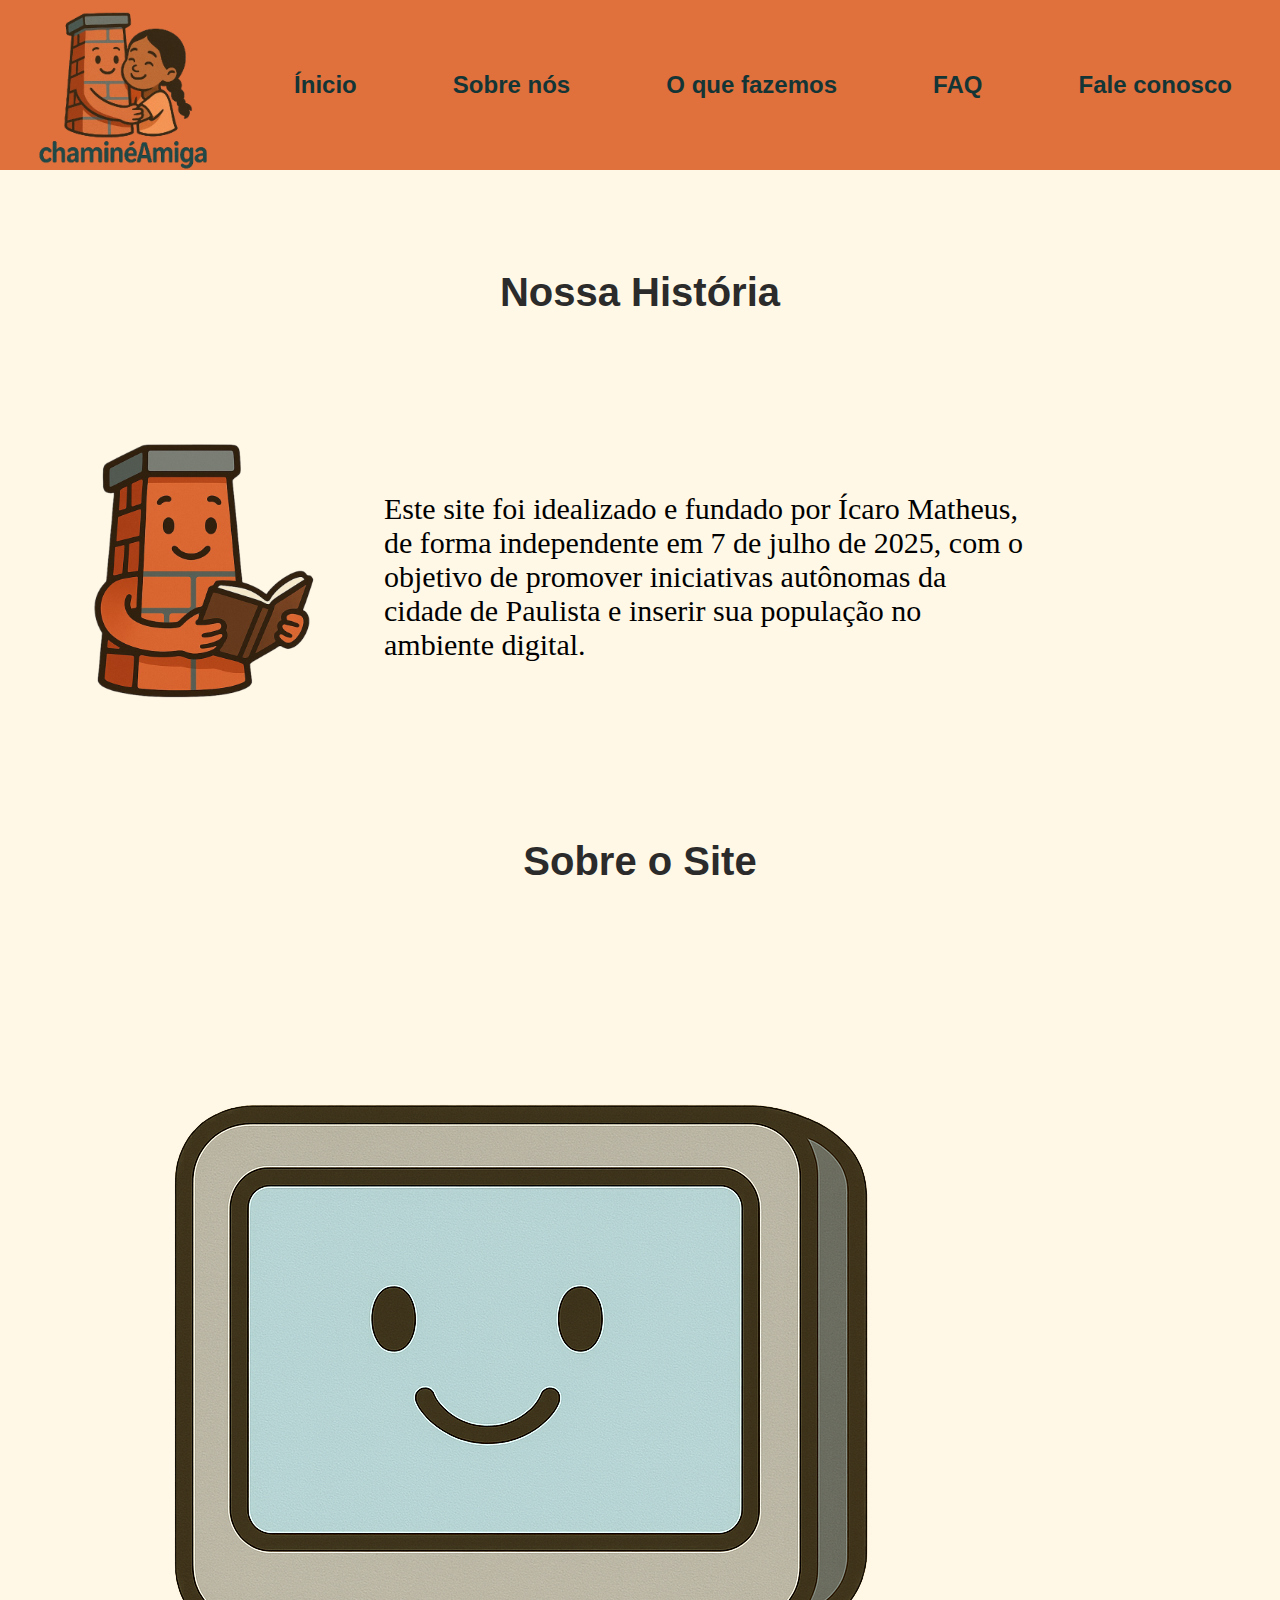
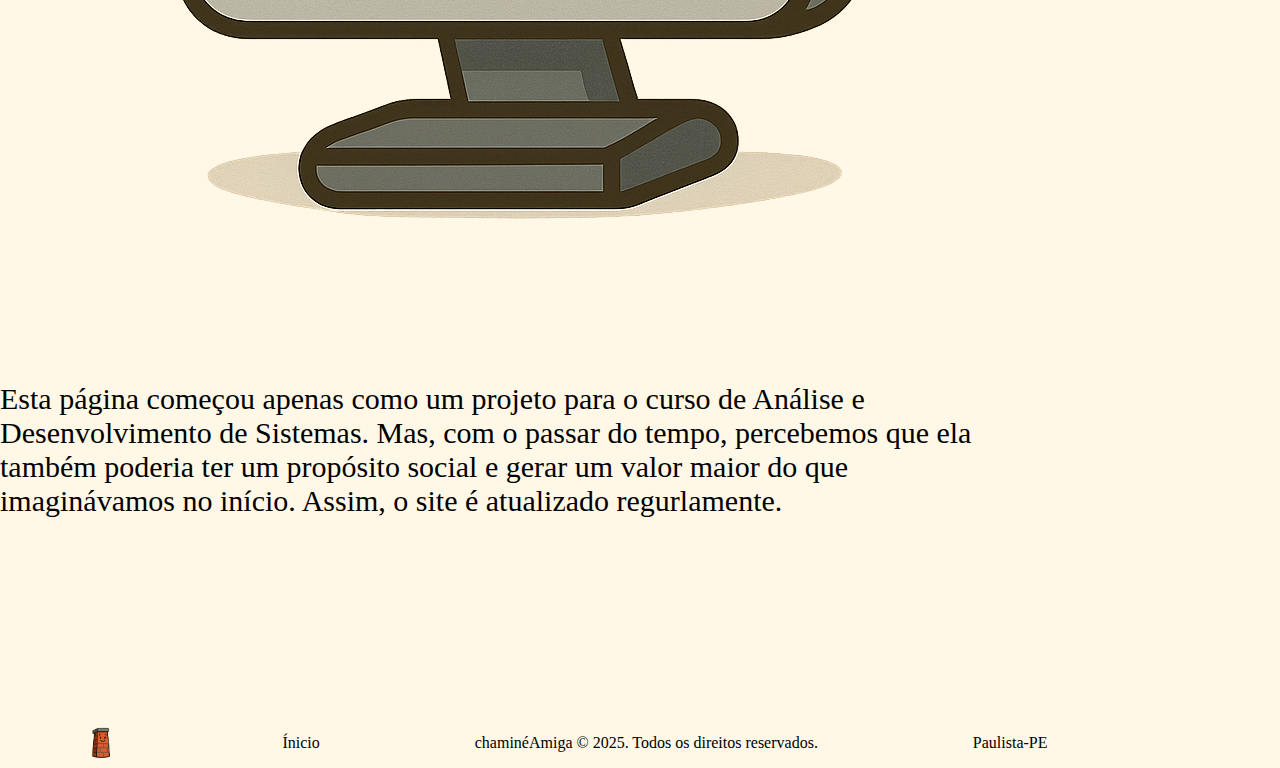
<file: sobre.html>
<!DOCTYPE html>
<html lang="pt-br">
<head>
    <meta charset="UTF-8">
    <title>chaminéAmiga</title>
    <link rel="icon" href="imagens/Logosemfundo.png" type="image/png">
    <style>
        body {
            background-color:#FFF8E7;
        }
      
    </style>
    <link rel="stylesheet" href="style.css"> 
</head>

<body>

    <header>
 <nav> 
 <ul>
  <li>
    <a href="index.html">
      <img class="logo" src="imagens/Logomeninasemfundo.png" alt="Logotipo da página com uma chaminé abraçando um garoto" width="190">
    </a>
  </li>

  <li>
    <div class="linha-hover">
     <a class="link" href="index.html"> 
       <h2 class="faq">Ínicio</h2>
     </a>
    </div>
  </li>

  <li>
    <div class="linha-hover">
      <a class="link" href="sobre.html">
        <h2 class="faq">Sobre nós</h2>
      </a>
    </div>
  </li>

  <li>
    <div class="linha-hover">
      <a class="link" href="fazemos.html">
        <h2 class="faq">O que fazemos</h2>
      </a>
    </div>
  </li>

    <li>
    <div class="linha-hover">
      <a class="link" href="f-a-q.html">
        <h2 class="faq">FAQ</h2>
      </a>
    </div>
  </li>

  <li>
    <div class="linha-hover">
      <a class="link" href="contato.html">
        <h2 class="faq">Fale conosco</h2>
      </a>
    </div>
  </li>
</ul>
</nav> 
</header>



 <h1 class="titulo1"> Nossa História</h1>

<div class="container-sobre">
<img class="sobrelogo" src="imagens/livro.png">
  <p class="historia">Este site foi idealizado e fundado por Ícaro Matheus, de forma independente em 7 de julho de 2025, com o objetivo de promover iniciativas autônomas da cidade de Paulista e inserir sua população no ambiente digital.</p>
</div>

 <h1 class="titulo1"> Sobre o Site</h1>

<div class="container-sobre2">
<img class="sobrefoto" src="imagens/computador.png">
  <p class="historia">Esta página começou apenas como um projeto para o curso de Análise e Desenvolvimento de Sistemas. Mas, com o passar do tempo, percebemos que ela também poderia ter um propósito social e gerar um valor maior do que imaginávamos no início. Assim, o site é atualizado regurlamente. </p>
</div>

<footer class="footer">
  <div class="footer-container">
    
      <img class="footer-logo" src="imagens/chaminezinha.png" width="50">
         <a class="link1" href="#">Ínicio</a>      
      <p>chaminéAmiga © 2025. Todos os direitos reservados.</p>
      <p>Paulista-PE</p>  
    <div>

      
</footer>


</body>
</html>
</file>
<file: style.css>
* {
  margin: 0;
  padding: 0;
  box-sizing: border-box;
}

.faq{
  padding-top: 60px; 
  justify-content: inline-block;
  padding: 0% 20px;
  font-family: 'Quicksand', sans-serif; 
  color: #143535; 
}

.logo{
  padding-top:15px ;
}

ul {
  position: fixed;
  top: 0;
  left: 0;
  width: 100%;
  height: 170px;
  background-color: #E0703C;
  display: flex;
  align-items: center;
  justify-content: space-around;
  list-style: none;
  z-index: 1000;
}

.fontetexto{
  font-family: 'Poppins', sans-serif;
  margin-bottom: 80px;
  padding-top: 70px;
  margin-left: 10%;
  margin-right: 10%;
  font-size: 24px;
  text-align: center;
}

.titulo{
  padding-top: 10%;
  text-align: center;
  font-family: 'Nunito', sans-serif ;
  font-size: 40px;
  color:#2B2B2B ;
}

.faleconosco{
  text-align: center;
  color:#2B2B2B ;
  font-family: 'Nunito', sans-serif;
  font-size: 45px;
  padding-top: 10%;
  padding-bottom: 8%;
  text-shadow: 0px 3px 6px rgba(0, 0, 0, 0.1);
}

.titulo1{
  padding-top: 70px;
  padding-bottom: 70px;
  margin: 0px;
  text-align: center;
  font-family: 'Nunito', sans-serif ;
  font-size: 40px;
  color:#2B2B2B ;
}

.div-video{
  display:flex;
  justify-content:center;
}

.ongsfaq{
  padding-top: 80px;
  margin-bottom: 10px;
  text-align: center;
  color: #2B2B2B;
  font-family: 'Nunito', sans-serif ;
  font-size: 30px;
}

.container-texto{
  margin-bottom: 40px;
  padding: 0% 60px;
  color:#4D4032;
}

.ongspaulista{
  padding-top: 30px;  
  padding-bottom: 40px;
  text-align: center;
  color:#2B2B2B;
  font-family: 'Nunito',sans-serif;
}

body{
  padding-top: 200px;
  background-color:#FFF8E7;
}

.link{
  text-decoration: none;
}

/* ===================== */
/* ONG CARDS              */
/* ===================== */

.ong-card{
  background-color: #FFD39B;
  border-radius: 16px;
  box-shadow: 0 4px 12px rgba(0,0,0,0.15);
  margin: 30px auto;
  padding: 30px;
  text-align: center;
  font-family: 'Nunito', sans-serif;
  color: #2B2B2B;
  max-width: 900px;
  width: 90%;
}

.texto2 {
  margin: 30px auto; 
  text-align: center;
  color: #2B2B2B;
  font-family: 'Nunito', sans-serif ;
  font-size: 25px;     
}

.contato{
  font-family: 'Nunito', sans-serif ;
  display: flex;
  justify-content: center;
  padding-right:20px ;
  padding-left: 20px;
  padding-bottom: 60px;
  font-size: 20px;
}

.fale{
  padding-top: 60px;
  margin: 0px;
  text-align: center;
  font-family: 'Nunito', sans-serif ;
  font-size: 40px;
  color:#2B2B2B ;
}

.icone{
  border-bottom-left-radius: 15px;
  border-bottom-right-radius: 15px;
  display: flex;
  flex-direction: column; 
  align-items: center;     
  padding: 20px;
  text-align: center;
}

.texto3{
  background-color:#FFF8E7;
  color: #2B2B2B;
  font-size: 25px;
  margin-top: 12px; 
  max-width: 200px;
  text-align: center;
  border-radius: 10px;
}

.texto3:hover{
  text-decoration: underline;
}

.efeito:hover{
  width: 250px;
}

.efeito{
  transition: 0.5s;
}

.linha-hover{
    cursor: pointer;
    position: relative;
    display: inline-block;
}

.linha-hover::after{
    content:"";
    position: absolute;
    border-radius: 12px;
    left: 0;
    bottom: 0;
    height: 5px;
    width: 0;
    background-color: #FFBE76;
    transition: width 0.2s ease;
}

.linha-hover:hover::after{
    width: 100%;
}

.texto4{
  margin: 70px;
  padding-top: 40px;
  margin-bottom: 0px;
  text-align: center;
  color: #2B2B2B;
  font-family: 'Nunito', sans-serif ;
  font-size: 28px;
  display: block;
}

.texto4card{
  background-color: #FFD39B;
  border-radius: 12px;
  box-shadow: 0px 3px 6px rgba(0,0,0,0.1);
  transition: transform 0.2s;
  margin: 20px auto;
  max-width: 900px;
  padding-bottom: 30px;
}

.texto-icone{
  font-family: 'Nunito', sans-serif ;
  font-size: 28px;
  color:#2B2B2B ;
  margin: 10px;
}

.descricao-icone{
  font-family: 'Nunito', sans-serif ;
  font-size: 20px;
  color:#2B2B2B ;
}

.icones-conteiner{
  display: flex;
  align-items: center;
  justify-content: space-around; 
  margin: 40px 20px;
  gap: 10px;
}

.icone-item{
  text-align: center;
}

.item-anima:hover{
  background-color:#E0703C;
  border-radius: 50%;
}

.container-faq {
  display: flex;
  align-items: flex-start; 
  justify-content: center;
  gap: 2%; 
  padding: 5% 10%;
}

.personafaq {
  width: 20%;
  display: block;
  padding-top: 2%;
}

.accordion-custom {
  width: 80%;
  margin: 0 auto;
  margin-top: 40px;
  font-family: 'Nunito', sans-serif;
}

.accordion-item {
  border: 2px solid #E0703C;
  border-radius: 12px;
  margin-bottom: 15px;
  overflow: hidden;
  background: #ffffff;
  box-shadow: 0 3px 6px rgba(0,0,0,0.1);
}

.accordion-header {
  width: 100%;
  text-align: left;
  background: #FFD39B;
  color: #2B2B2B;
  font-weight: bold;
  font-size: 20px;
  padding: 16px;
  border: none;
  cursor: pointer;
  transition: background 0.3s;
}

.accordion-header:hover {
  background: #E0703C;
  color: #fff;
}

.accordion-content {
  max-height: 0;
  overflow: hidden;
  padding: 0 16px;
  transition: max-height 0.4s ease, padding 0.3s ease;
  font-size: 18px;
  color: #2B2B2B;
}

.accordion-item.active .accordion-content {
  max-height: 400px; 
  padding: 16px;
}

.formulario-contato input,
.formulario-contato textarea {
  display: block;
  margin: 10px auto;
  width: 80%;
  height: 60px;
  padding: 10px;
  border: 1px solid #ccc;
  border-radius: 10px;
}

.formulario-contato button{
  color: #ffffff;
  background-color: #E0703C;
  border: none;
  border-radius: 5px;
  font-weight: bold;
  cursor: pointer;
  width: 30%;
  height: 50%;
}

.botao{
  display: block;
  margin: 10px auto;
  margin-top: 30px;
  width: 80%;
  padding: 20px;
}

.botao-texto{
  font-size: 20px;
}

.formulario-contato button:hover{
  background-color: #a79992;
}

form{
  margin: 10%;
}

.spinner-border {
  border: 0.15em solid #f3f3f3;
  border-top: 0.15em solid #ffffff;
  border-radius: 50%;
  width: 1em;
  height: 1em;
  animation: spin 0.6s linear infinite;
}

@keyframes spin {
  to { transform: rotate(360deg); }
}

.d-none {
  display: none;
}

.botao {
  display: flex;
  align-items: center;
  justify-content: center;
  gap: 8px;
}

.container-sobre{
  display: flex;
  align-items: center;
}

.sobrelogo{
  width: 30%;
}

.historia{
  font-family: 'Nunito', 'sans-serif';
  font-size: 30px;
  padding-right: 20%;
}

.card-contato{
  background-color: #ffffff;
  padding: 2px;
  border-radius: 12px;
  box-shadow: 0px 3px 6px rgba(0,0,0,0.1);
  transition: transform 0.2s;
  margin: 20px auto;
  width: 30%;
  max-width: 900px;
}

.link1{
  text-decoration: none;
  color: #000;
}

.footer-container{
  margin-top: 200px ;
  display:flex;
  align-items: center;
  justify-content: space-around;
}

.botao-doar {
  display: inline-block;
  background-color: #FF6B6B; 
  color: white;
  font-size: 20px;
  font-weight: bold;
  padding: 18px 28px;
  margin-top: 20px;
  border-radius: 30px;
  text-decoration: none;
  box-shadow: 0 4px 10px rgba(0, 0, 0, 0.1);
  transition: background-color 0.3s ease;
  font-family: 'Quicksand', sans-serif;
}

.botao-doar:hover {
  background-color: #e05555;
}

.icone-botao{
  padding-right: 10px;
}

.barra{
  margin: 5%;
}


@media (max-width: 768px) {

  .ong-card {
    margin-left: 5%;
    margin-right: 5%;
    padding: 15px;
    width: 90%;
  }

  .texto2 {
    margin-left: 5%;
    margin-right: 5%;
    font-size: 18px;
  }

  .texto3 {
    font-size: 16px;
    max-width: 100%;
  }

  .fontetexto {
    font-size: 18px;
    margin-left: 5%;
    margin-right: 5%;
  }
}
</file>
